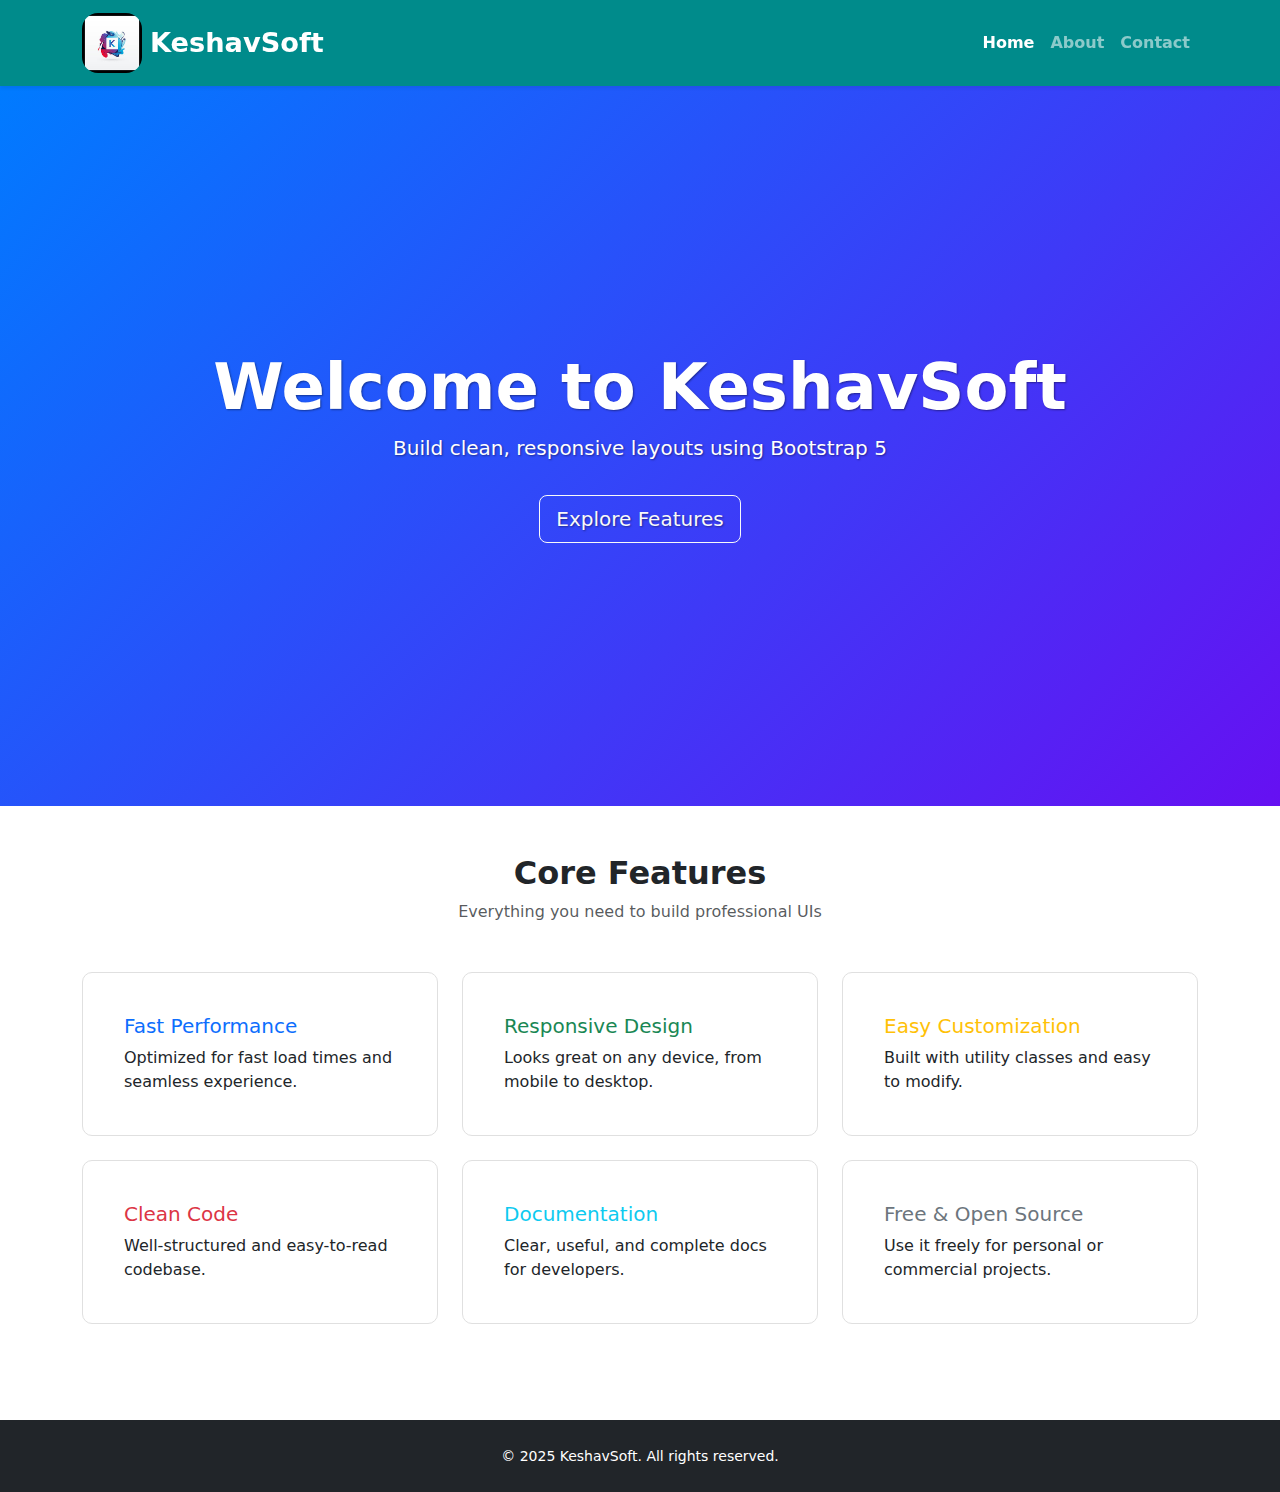
<file: index.html>
<!DOCTYPE html>
<html lang="en">
<head>
  <meta charset="UTF-8" />
  <meta name="viewport" content="width=device-width, initial-scale=1.0" />
  <title>Home | KeshavSoft</title>
  <link href="https://cdn.jsdelivr.net/npm/bootstrap@5.3.0/dist/css/bootstrap.min.css" rel="stylesheet" />
  <link href="index.css" rel="stylesheet"/>
</head>
<body>

  <!-- Navbar with Logo -->
  <nav class="navbar navbar-expand-lg navbar-dark shadow-sm sticky-top" style="background-color: darkcyan;">
    <div class="container">
      <a class="navbar-brand fw-bold d-flex align-items-center" href="#">
        <img src="Task.jpg" alt="Logo" class="me-2" />
        KeshavSoft
      </a>
      <button class="navbar-toggler" type="button" data-bs-toggle="collapse" data-bs-target="#navbarNav">
        <span class="navbar-toggler-icon"></span>
      </button>
      <div class="collapse navbar-collapse" id="navbarNav">
        <ul class="navbar-nav ms-auto">
          <li class="nav-item"><a class="nav-link active fw-bold" href="index.html">Home</a></li>
          <li class="nav-item"><a class="nav-link fw-bold" href="about.html">About</a></li>
          <li class="nav-item"><a class="nav-link fw-bold" href="contact.html">Contact</a></li>
        </ul>
      </div>
    </div>
  </nav>

  <!-- Hero Section -->
  <section class="hero text-center d-flex align-items-center">
    <div class="container">
      <h1 class="display-3 fw-bold">Welcome to KeshavSoft</h1>
      <p class="lead text-white">Build clean, responsive layouts using Bootstrap 5</p>
      <a href="#features" class="btn btn-lg btn-outline-light mt-3 feature-btn">Explore Features</a>
    </div>
  </section>

  <!-- Features Section -->
  <section id="features" class="py-5">
    <div class="container">
      <div class="text-center mb-5">
        <h2 class="fw-bold">Core Features</h2>
        <p class="text-muted">Everything you need to build professional UIs</p>
      </div>
      <div class="row row-cols-1 row-cols-md-3 g-4">
        <!-- Feature Card 1 -->
        <div class="col d-flex align-items-stretch">
          <div class="card feature-card w-100">
            <div class="card-body">
              <h5 class="card-title text-primary">Fast Performance</h5>
              <p class="card-text">Optimized for fast load times and seamless experience.</p>
            </div>
          </div>
        </div>
        <!-- Feature Card 2 -->
        <div class="col d-flex align-items-stretch">
          <div class="card feature-card w-100">
            <div class="card-body">
              <h5 class="card-title text-success">Responsive Design</h5>
              <p class="card-text">Looks great on any device, from mobile to desktop.</p>
            </div>
          </div>
        </div>
        <!-- Feature Card 3 -->
        <div class="col d-flex align-items-stretch">
          <div class="card feature-card w-100">
            <div class="card-body">
              <h5 class="card-title text-warning">Easy Customization</h5>
              <p class="card-text">Built with utility classes and easy to modify.</p>
            </div>
          </div>
        </div>
        <!-- Feature Card 4 -->
        <div class="col d-flex align-items-stretch">
          <div class="card feature-card w-100">
            <div class="card-body">
              <h5 class="card-title text-danger">Clean Code</h5>
              <p class="card-text">Well-structured and easy-to-read codebase.</p>
            </div>
          </div>
        </div>
        <!-- Feature Card 5 -->
        <div class="col d-flex align-items-stretch">
          <div class="card feature-card w-100">
            <div class="card-body">
              <h5 class="card-title text-info">Documentation</h5>
              <p class="card-text">Clear, useful, and complete docs for developers.</p>
            </div>
          </div>
        </div>
        <!-- Feature Card 6 -->
        <div class="col d-flex align-items-stretch">
          <div class="card feature-card w-100">
            <div class="card-body">
              <h5 class="card-title text-secondary">Free & Open Source</h5>
              <p class="card-text">Use it freely for personal or commercial projects.</p>
            </div>
          </div>
        </div>
      </div>
    </div>
  </section>

  <!-- Footer -->
  <footer class="bg-dark text-white text-center py-4 mt-5">
    <div class="container">
      <small>© 2025 KeshavSoft. All rights reserved.</small>
    </div>
  </footer>

  <script src="https://cdn.jsdelivr.net/npm/bootstrap@5.3.0/dist/js/bootstrap.bundle.min.js"></script>
</body>
</html>
</file>
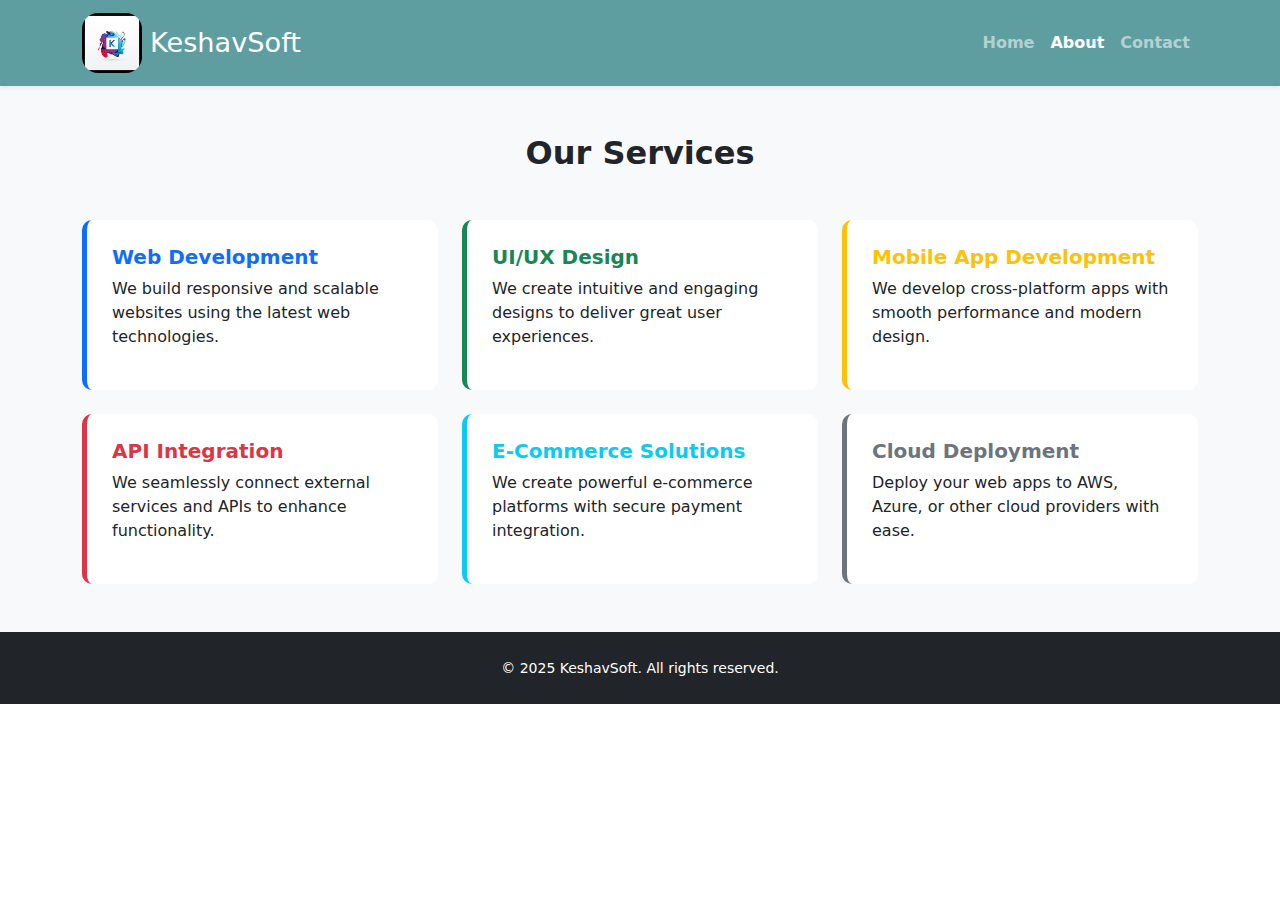
<file: about.html>
<!DOCTYPE html>
<html lang="en">
<head>
  <meta charset="UTF-8" />
  <meta name="viewport" content="width=device-width, initial-scale=1.0" />
  <title>About | KeshavSoft</title>
  <link href="https://cdn.jsdelivr.net/npm/bootstrap@5.3.0/dist/css/bootstrap.min.css" rel="stylesheet" />
   <link href="index.css" rel="stylesheet"/>
</head>
<body>

  <!-- Navbar -->
  <nav class="navbar navbar-expand-lg navbar-dark custom-navbar sticky-top shadow-sm" style="background-color: cadetblue;">
    <div class="container">
      <a class="navbar-brand d-flex align-items-center" href="#">
        <img src="Task.jpg" alt="Logo" class="me-2" />
        KeshavSoft
      </a>
      <button class="navbar-toggler" type="button" data-bs-toggle="collapse" data-bs-target="#navbarNav">
        <span class="navbar-toggler-icon"></span>
      </button>
      <div class="collapse navbar-collapse" id="navbarNav">
        <ul class="navbar-nav ms-auto">
          <li class="nav-item"><a class="nav-link fw-bold" href="index.html">Home</a></li>
          <li class="nav-item"><a class="nav-link active fw-bold" href="about.html">About</a></li>
          <li class="nav-item"><a class="nav-link fw-bold" href="contact.html">Contact</a></li>
        </ul>
      </div>
    </div>
  </nav>

  <!-- About Section -->
  <section class="py-5 bg-light">
    <div class="container">
      <h2 class="text-center fw-bold mb-5">Our Services</h2>
      <div class="row row-cols-1 row-cols-md-3 g-4">
        <!-- Service 1 -->
        <div class="col d-flex align-items-stretch">
          <div class="service-card w-100 border-primary border-start border-5">
            <h5 class="service-title text-primary">Web Development</h5>
            <p>We build responsive and scalable websites using the latest web technologies.</p>
          </div>
        </div>
        <!-- Service 2 -->
        <div class="col d-flex align-items-stretch">
          <div class="service-card w-100 border-success border-start border-5">
            <h5 class="service-title text-success">UI/UX Design</h5>
            <p>We create intuitive and engaging designs to deliver great user experiences.</p>
          </div>
        </div>
        <!-- Service 3 -->
        <div class="col d-flex align-items-stretch">
          <div class="service-card w-100 border-warning border-start border-5">
            <h5 class="service-title text-warning">Mobile App Development</h5>
            <p>We develop cross-platform apps with smooth performance and modern design.</p>
          </div>
        </div>
        <!-- Service 4 -->
        <div class="col d-flex align-items-stretch">
          <div class="service-card w-100 border-danger border-start border-5">
            <h5 class="service-title text-danger">API Integration</h5>
            <p>We seamlessly connect external services and APIs to enhance functionality.</p>
          </div>
        </div>
        <!-- Service 5 -->
        <div class="col d-flex align-items-stretch">
          <div class="service-card w-100 border-info border-start border-5">
            <h5 class="service-title text-info">E-Commerce Solutions</h5>
            <p>We create powerful e-commerce platforms with secure payment integration.</p>
          </div>
        </div>
        <!-- Service 6 -->
        <div class="col d-flex align-items-stretch">
          <div class="service-card w-100 border-secondary border-start border-5">
            <h5 class="service-title text-secondary">Cloud Deployment</h5>
            <p>Deploy your web apps to AWS, Azure, or other cloud providers with ease.</p>
          </div>
        </div>
      </div>
    </div>
  </section>

  <!-- Footer -->
  <footer class="bg-dark text-white text-center py-4">
    <div class="container">
      <small>© 2025 KeshavSoft. All rights reserved.</small>
    </div>
  </footer>

  <script src="https://cdn.jsdelivr.net/npm/bootstrap@5.3.0/dist/js/bootstrap.bundle.min.js"></script>
</body>
</html>
</file>
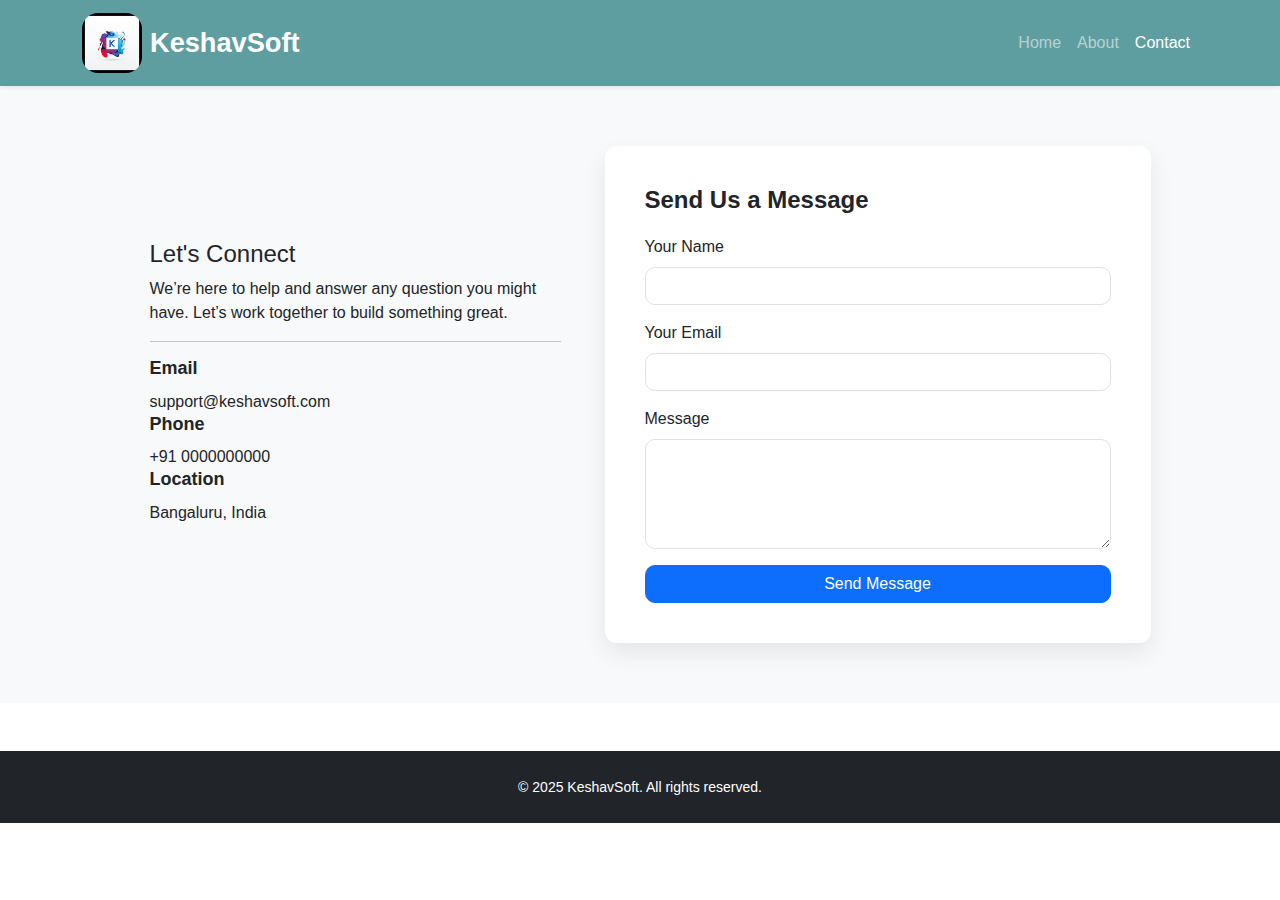
<file: contact.html>
<!DOCTYPE html>
<html lang="en">
<head>
  <meta charset="UTF-8" />
  <meta name="viewport" content="width=device-width, initial-scale=1.0" />
  <title>Contact | KeshavSoft</title>
  <link href="https://cdn.jsdelivr.net/npm/bootstrap@5.3.0/dist/css/bootstrap.min.css" rel="stylesheet" />
  <style>
    body {
      font-family: 'Segoe UI', sans-serif;
    }

    .navbar-brand img {
      width: 60px;
      height: 60px;
      object-fit: cover;
      border-radius: 16px;
    }

    .navbar-brand {
      font-size: 1.7rem;
    }

    .contact-section {
      padding: 60px 0;
      background-color: #f8f9fa;
    }

    .contact-card {
      background: #fff;
      border-radius: 12px;
      padding: 40px;
      box-shadow: 0 10px 25px rgba(0, 0, 0, 0.08);
    }

    .contact-card h4 {
      margin-bottom: 20px;
      font-weight: 600;
    }

    .contact-info {
      padding: 20px;
    }

    .contact-info h5 {
      font-size: 18px;
      font-weight: 600;
      margin-bottom: 10px;
    }

    .contact-info p {
      margin-bottom: 0;
    }

    .form-control,
    .btn {
      border-radius: 10px;
    }

    @media (max-width: 768px) {
      .navbar-brand {
        font-size: 1.3rem;
      }
    }
  </style>
</head>
<body>

  <!-- Navbar with Logo -->
  <nav class="navbar navbar-expand-lg navbar-dark shadow-sm sticky-top" style="background-color: cadetblue;">
    <div class="container">
      <a class="navbar-brand fw-bold d-flex align-items-center" href="#">
        <img src="Task.jpg" alt="Logo" class="me-2" />
        KeshavSoft
      </a>
      <button class="navbar-toggler" type="button" data-bs-toggle="collapse" data-bs-target="#navbarNav">
        <span class="navbar-toggler-icon"></span>
      </button>
      <div class="collapse navbar-collapse" id="navbarNav">
        <ul class="navbar-nav ms-auto">
          <li class="nav-item"><a class="nav-link" href="index.html">Home</a></li>
          <li class="nav-item"><a class="nav-link" href="about.html">About</a></li>
          <li class="nav-item"><a class="nav-link active" href="contact.html">Contact</a></li>
        </ul>
      </div>
    </div>
  </nav>

  <!-- Contact Section -->
  <section class="contact-section">
    <div class="container">
      <div class="row justify-content-center align-items-center">
        <!-- Contact Info -->
        <div class="col-lg-5 mb-4">
          <div class="contact-info">
            <h4>Let's Connect</h4>
            <p>We’re here to help and answer any question you might have. Let’s work together to build something great.</p>
            <hr />
            <h5>Email</h5>
            <p>support@keshavsoft.com</p>
            <h5>Phone</h5>
            <p>+91 0000000000</p>
            <h5>Location</h5>
            <p>Bangaluru, India</p>
          </div>
        </div>

        <!-- Contact Form -->
        <div class="col-lg-6">
          <div class="contact-card">
            <h4>Send Us a Message</h4>
            <form>
              <div class="mb-3">
                <label for="name" class="form-label">Your Name</label>
                <input type="text" class="form-control" id="name" />
              </div>
              <div class="mb-3">
                <label for="email" class="form-label">Your Email</label>
                <input type="email" class="form-control" id="email" />
              </div>
              <div class="mb-3">
                <label for="message" class="form-label">Message</label>
                <textarea class="form-control" id="message" rows="4"></textarea>
              </div>
              <button type="submit" class="btn btn-primary w-100">Send Message</button>
            </form>
          </div>
        </div>
      </div>
    </div>
  </section>

  <!-- Footer -->
  <footer class="bg-dark text-white text-center py-4 mt-5">
    <div class="container">
      <small>© 2025 KeshavSoft. All rights reserved.</small>
    </div>
  </footer>

  <script src="https://cdn.jsdelivr.net/npm/bootstrap@5.3.0/dist/js/bootstrap.bundle.min.js"></script>
</body>
</html>
</file>
<file: index.css>
/* Navbar brand styles */
    .navbar-brand img {
      width: 60px;
      height: 60px;
      object-fit: cover;
      border-radius: 16px;
    }
    .navbar-brand {
      font-size: 1.7rem;
    }

    /* Navbar link bold styling */
    .navbar-nav .nav-link {
      font-weight: bold;
    }

    /* Hero section */
    .hero {
      background: linear-gradient(135deg, #007bff, #6610f2);
      color: #fff;
      height: 80vh;
      text-shadow: 1px 1px 2px rgba(0, 0, 0, 0.4);
    }

    /* Feature card styles */
    .feature-card {
      height: 100%;
      padding: 25px;
      border: 1px solid #e0e0e0;
      border-radius: 10px;
      background-color: #fff;
      transition: transform 0.3s ease, box-shadow 0.3s ease;
    }

    .feature-card:hover {
      transform: translateY(-5px);
      box-shadow: 0 10px 30px rgba(0, 0, 0, 0.1);
    }

    /* Responsive tweaks */
    @media (max-width: 768px) {
      .hero {
        height: auto;
        padding: 60px 0;
      }
      .navbar-brand {
        font-size: 1.3rem;
      }
    }

    /* about.css */
    /* Card (service) styling */
    .service-card {
      height: 100%;
      padding: 25px;
      /* border: 1px solid #e0e0e0; */
      border-radius: 10px;
      background-color: #fff;
      transition: transform 0.3s ease, box-shadow 0.3s ease;
    }

    .service-card:hover {
      transform: translateY(-5px);
      box-shadow: 0 10px 30px rgba(0, 0, 0, 0.1);
    }

    .service-title {
      font-weight: bold;
    }

    /* Section padding */
    section {
      flex-grow: 1;
    }

    /* Footer Styling */
    footer {
      margin-top: auto;
    }
</file>
